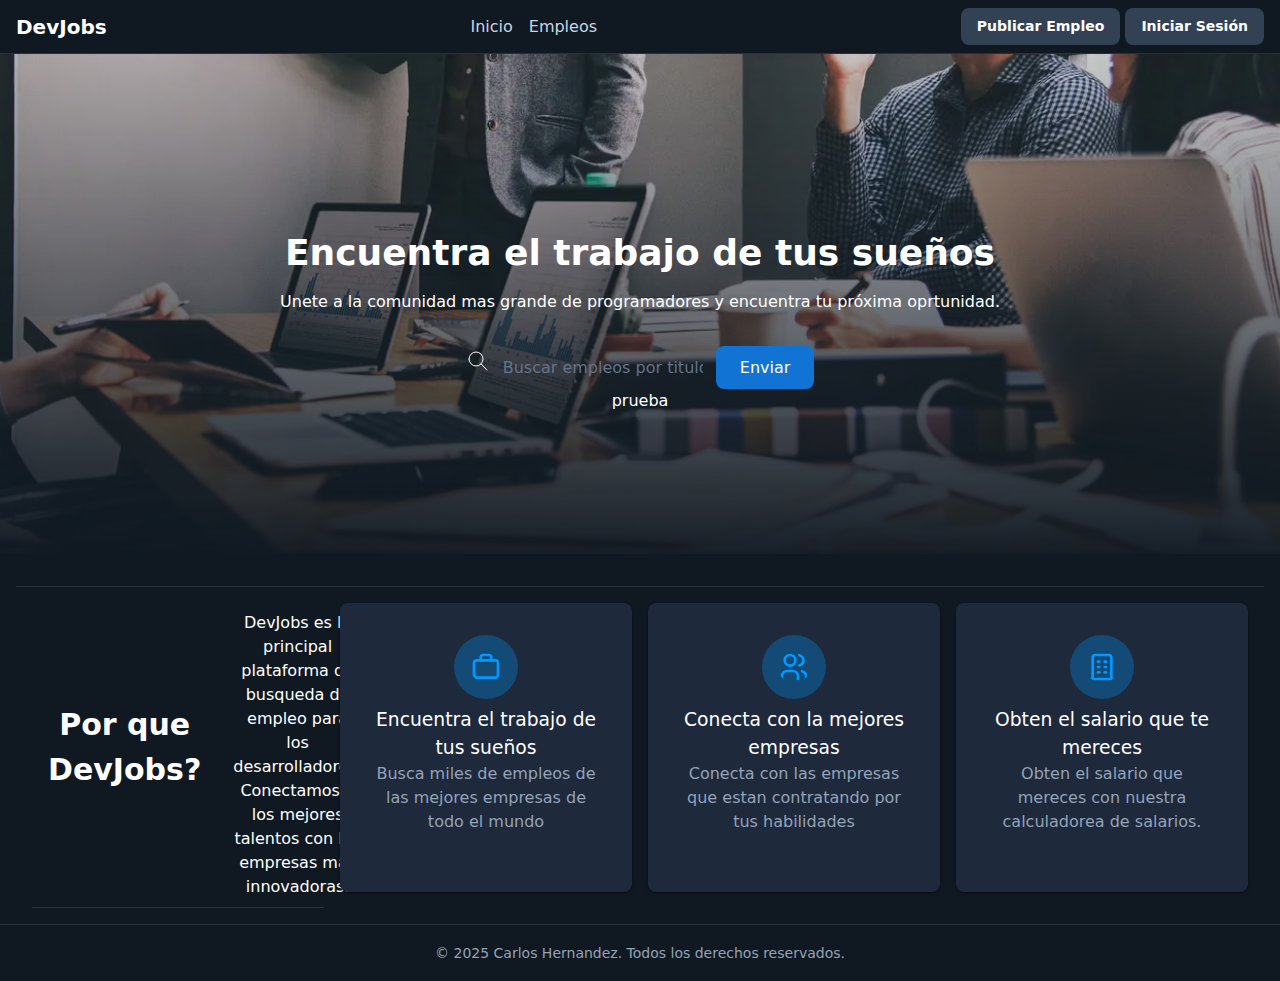
<file: index.html>
<!DOCTYPE html>
<html lang="es">

<head>
    <title>DevJobs - Inicio</title>
    <meta charset="UTF-8">
    <meta name="description" content="Encuentra las mejores ofertas de trabajo para desarrolladores en DevJobs">

    <link rel="stylesheet" href="./styles.css">
</head>

<body>
    <header>
        <h2>DevJobs</h2>
        <nav>
            <a href="">Inicio</a>
            <a href="">Empleos</a>
        </nav>
        <div>
            <a href="">Publicar Empleo</a>
            <a href="">Iniciar Sesión</a>
        </div>
    </header>

    <main>
        <section>
            <img src="./background.webp" alt="Background" width="600px">
            <h1>Encuentra el trabajo de tus sueños</h1>
            <p>Unete a la comunidad mas grande de programadores y encuentra tu próxima oprtunidad.</p>
            <form role="search">
                <svg xmlns="http://www.w3.org/2000/svg" 
            width="24" height="24" viewBox="0 0 24 24" 
            fill="none" 
            stroke="currentColor" 
            stroke-width="1" 
            stroke-linecap="round" 
            stroke-linejoin="round" 
            class="icon icon-tabler icons-tabler-outline icon-tabler-search">
            <path stroke="none" d="M0 0h24v24H0z" fill="none"/>
            <path d="M10 10m-7 0a7 7 0 1 0 14 0a7 7 0 1 0 -14 0" />
            <path d="M21 21l-6 -6" /></svg>
                <input type="text" placeholder="Buscar empleos por titulos, habilidad o empresa">
                <button type="submit">Enviar</button>
                <p>prueba</p>
            </form>
        </section>
        <section>
            <footer>
            <header>
                <h2>Por que DevJobs?</h2>
                <p>DevJobs es la principal plataforma de busqueda de empleo para los desarrolladores. Conectamos a los mejores talentos con las empresas mas innovadoras.</p>
            </header>

            <article>
                <svg xmlns="http://www.w3.org/2000/svg" width="24" height="24" viewBox="0 0 24 24" fill="none" stroke="currentColor" stroke-width="2" stroke-linecap="round" stroke-linejoin="round" class="icon icon-tabler icons-tabler-outline icon-tabler-briefcase-2"><path stroke="none" d="M0 0h24v24H0z" fill="none"/><path d="M3 9a2 2 0 0 1 2 -2h14a2 2 0 0 1 2 2v9a2 2 0 0 1 -2 2h-14a2 2 0 0 1 -2 -2v-9z" /><path d="M8 7v-2a2 2 0 0 1 2 -2h4a2 2 0 0 1 2 2v2" /></svg>
                <h3>Encuentra el trabajo de tus sueños</h3>
                <p>Busca miles de empleos de las mejores empresas de todo el mundo</p>
            </article>
            
            <article>
                <svg xmlns="http://www.w3.org/2000/svg" width="24" height="24" viewBox="0 0 24 24" fill="none" stroke="currentColor" stroke-width="2" stroke-linecap="round" stroke-linejoin="round" class="icon icon-tabler icons-tabler-outline icon-tabler-users"><path stroke="none" d="M0 0h24v24H0z" fill="none"/><path d="M9 7m-4 0a4 4 0 1 0 8 0a4 4 0 1 0 -8 0" /><path d="M3 21v-2a4 4 0 0 1 4 -4h4a4 4 0 0 1 4 4v2" /><path d="M16 3.13a4 4 0 0 1 0 7.75" /><path d="M21 21v-2a4 4 0 0 0 -3 -3.85" /></svg>
                <h3>Conecta con la mejores empresas</h3>
                <p>Conecta con las empresas que estan contratando por tus habilidades</p>
            </article>
            
            <article>
                <svg xmlns="http://www.w3.org/2000/svg" width="24" height="24" viewBox="0 0 24 24" fill="none" stroke="currentColor" stroke-width="2" stroke-linecap="round" stroke-linejoin="round" class="icon icon-tabler icons-tabler-outline icon-tabler-building"><path stroke="none" d="M0 0h24v24H0z" fill="none"/><path d="M3 21l18 0" /><path d="M9 8l1 0" /><path d="M9 12l1 0" /><path d="M9 16l1 0" /><path d="M14 8l1 0" /><path d="M14 12l1 0" /><path d="M14 16l1 0" /><path d="M5 21v-16a2 2 0 0 1 2 -2h10a2 2 0 0 1 2 2v16" /></svg>
                <h3>Obten el salario que te mereces</h3>
                <p>Obten el salario que mereces con nuestra calculadorea de salarios.</p>
            </article>
            </footer>
        </section>
    </main>
    
    <footer>
        <small>&copy; 2025 Carlos Hernandez. Todos los derechos reservados.</small>
    </footer>
</body>

</html>
</file>
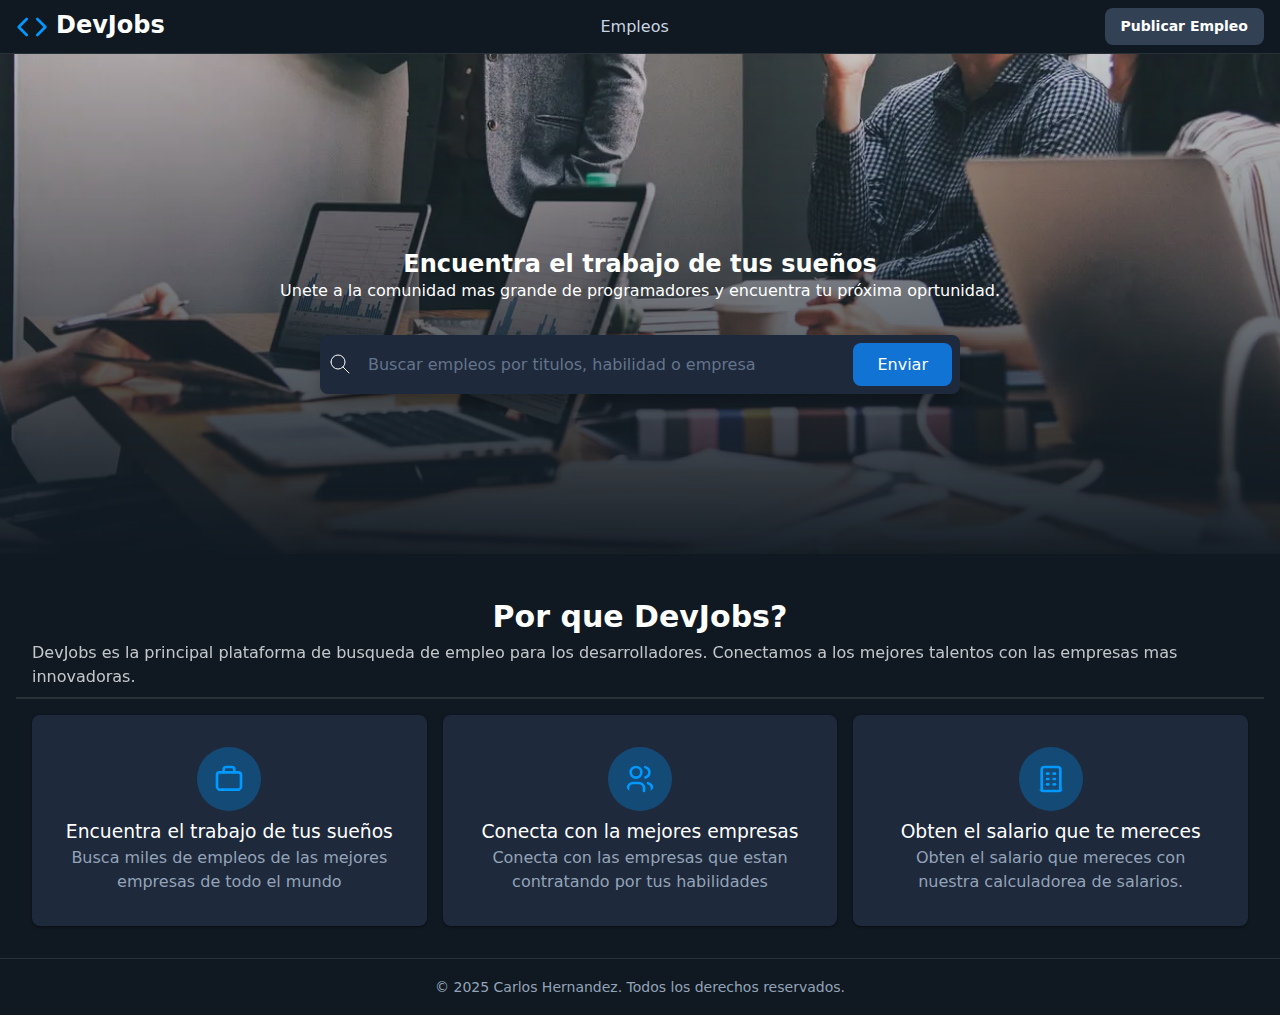
<file: 00-html-css/index.html>
<!DOCTYPE html>
<html lang="es">

<head>
    <title>DevJobs - Inicio</title>
    <meta charset="UTF-8">
    <meta name="description" content="Encuentra las mejores ofertas de trabajo para desarrolladores en DevJobs">

    <link rel="stylesheet" href="./styles.css">
</head>

<body>
    <header>
        <h1>
            <svg xmlns="http://www.w3.org/2000/svg" viewBox="0 0 24 24" fill="none" stroke="currentColor" stroke-width="2" stroke-linecap="round" stroke-linejoin="round">
            <polyline points="16 18 22 12 16 6"></polyline>
            <polyline points="8 6 2 12 8 18"></polyline>
            </svg>
            DevJobs
        </h1>
    
        <nav>
            <!-- <a href="https://www.instagram.com"
            target="_blank" esto abre en un pestaña nueva
            rel="noopener noreferrer" esto no darle acceso a la nueva pagina de donde vienes y para no pasar referencias y tampoco le dice que lo abra con tu pagina como padre
            >Instagram</a> -->
            <!-- <a href="">Inicio</a> -->
            <a href="empleos.html">Empleos</a>
        </nav>
        <div>
            <a href="">Publicar Empleo</a>
            <!-- <a href="">Iniciar Sesión</a> -->
        </div>
    </header>

    <main>
        <section>
            <img src="./background.webp" alt="Background" width="600px">
            <h1>Encuentra el trabajo de tus sueños</h1>
            <p>Unete a la comunidad mas grande de programadores y encuentra tu próxima oprtunidad.</p>
            
            <form role="search">
                <div>
                <svg xmlns="http://www.w3.org/2000/svg" 
            width="24" height="24" viewBox="0 0 24 24" 
            fill="none" 
            stroke="currentColor" 
            stroke-width="1" 
            stroke-linecap="round" 
            stroke-linejoin="round" 
            class="icon icon-tabler icons-tabler-outline icon-tabler-search">
            <path stroke="none" d="M0 0h24v24H0z" fill="none"/>
            <path d="M10 10m-7 0a7 7 0 1 0 14 0a7 7 0 1 0 -14 0" />
            <path d="M21 21l-6 -6" /></svg>
                <input type="text" placeholder="Buscar empleos por titulos, habilidad o empresa">
                <button type="submit">Enviar</button>
                </div>
            </form>
        </section>
        <section>
            
            <header>
                <h2>Por que DevJobs?</h2>
                <p>DevJobs es la principal plataforma de busqueda de empleo para los desarrolladores. Conectamos a los mejores talentos con las empresas mas innovadoras.</p>
            </header>

            <footer>
            <article>
                <svg xmlns="http://www.w3.org/2000/svg" width="24" height="24" viewBox="0 0 24 24" fill="none" stroke="currentColor" stroke-width="2" stroke-linecap="round" stroke-linejoin="round" class="icon icon-tabler icons-tabler-outline icon-tabler-briefcase-2"><path stroke="none" d="M0 0h24v24H0z" fill="none"/><path d="M3 9a2 2 0 0 1 2 -2h14a2 2 0 0 1 2 2v9a2 2 0 0 1 -2 2h-14a2 2 0 0 1 -2 -2v-9z" /><path d="M8 7v-2a2 2 0 0 1 2 -2h4a2 2 0 0 1 2 2v2" /></svg>
                <h3>Encuentra el trabajo de tus sueños</h3>
                <p>Busca miles de empleos de las mejores empresas de todo el mundo</p>
            </article>
            
            <article>
                <svg xmlns="http://www.w3.org/2000/svg" width="24" height="24" viewBox="0 0 24 24" fill="none" stroke="currentColor" stroke-width="2" stroke-linecap="round" stroke-linejoin="round" class="icon icon-tabler icons-tabler-outline icon-tabler-users"><path stroke="none" d="M0 0h24v24H0z" fill="none"/><path d="M9 7m-4 0a4 4 0 1 0 8 0a4 4 0 1 0 -8 0" /><path d="M3 21v-2a4 4 0 0 1 4 -4h4a4 4 0 0 1 4 4v2" /><path d="M16 3.13a4 4 0 0 1 0 7.75" /><path d="M21 21v-2a4 4 0 0 0 -3 -3.85" /></svg>
                <h3>Conecta con la mejores empresas</h3>
                <p>Conecta con las empresas que estan contratando por tus habilidades</p>
            </article>
            
            <article>
                <svg xmlns="http://www.w3.org/2000/svg" width="24" height="24" viewBox="0 0 24 24" fill="none" stroke="currentColor" stroke-width="2" stroke-linecap="round" stroke-linejoin="round" class="icon icon-tabler icons-tabler-outline icon-tabler-building"><path stroke="none" d="M0 0h24v24H0z" fill="none"/><path d="M3 21l18 0" /><path d="M9 8l1 0" /><path d="M9 12l1 0" /><path d="M9 16l1 0" /><path d="M14 8l1 0" /><path d="M14 12l1 0" /><path d="M14 16l1 0" /><path d="M5 21v-16a2 2 0 0 1 2 -2h10a2 2 0 0 1 2 2v16" /></svg>
                <h3>Obten el salario que te mereces</h3>
                <p>Obten el salario que mereces con nuestra calculadorea de salarios.</p>
            </article>
            </footer>
        </section>
    </main>
    
    <footer>
        <small>&copy; 2025 Carlos Hernandez. Todos los derechos reservados.</small>
    </footer>
</body>

</html>
</file>
<file: styles.css>
* {
  margin: 0;
  padding: 0;
  box-sizing: border-box;
}

:root {
  --primary: #1173d4;
  --primary-dark: @0a3d66;
  --primary-hover:#0d5ba8;
  --primary-light: #09f;
  --background: #101922;
  --text-primary: #ffffff;
  --text-secundary: #cbd5e1;
  --text-muted: #94a3b8;
  --border: rgba(255, 255, 255, 0.1);
  --card-bg: #1e293b;
  --shadow: rgba(0, 0, 0, 0.3);
  --input-bg: #1e293b;
  --hsla-example:hsla(210, 100%, 56%, 1);
}

@font-face {
  font-family: 'Inter Variable';
  font-style: normal;
  font-display: swap;
  font-weight: 100 900;
  src: url(https://cdn.jsdelivr.net/fontsource/fonts/inter:vf@latest/latin-wght-normal.woff2) format('woff2-variations');
  unicode-range: U+0000-00FF,U+0131,U+0152-0153,U+02BB-02BC,U+02C6,U+02DA,U+02DC,U+0304,U+0308,U+0329,U+2000-206F,U+20AC,U+2122,U+2191,U+2193,U+2212,U+2215,U+FEFF,U+FFFD;
}

body {
  font-family: system-ui, sans-serif;
  background-color: var(--background);
  color: var(--text-primary);
  min-height: 100vh;
  display: flex;
  flex-direction: column;
  line-height: 1.5;
}

/*titulos principales*/
h1 {
  font-size: 2.25rem;
  font-weight: 900;
  margin-bottom: 1rem;
  line-height: 1.2;
  text-wrap: balance;

  svg {
    width: 2rem;
    height: 2rem;
    color: var(--primary-light);
  }
}

h1 + p {
  text-wrap: balance;
  margin-bottom: 2rem;
}
/* h1 {
  color: var(--text-primary);
  background-color: var(--background);
} */

/*Header*/
header {
  border-bottom: 1px solid var(--border);
  background-color: var(--background);
  padding: .5rem 1rem;
  display: flex;
  align-items: center;
  justify-content: space-between;
  gap: 2rem;

  h2{
    font-size: 1.25rem;
    font-weight: 700;
    color: var(--text-primary);
  }
}

nav {
  align-items: center;
  gap: 1rem;
  display: flex;

  a{
    text-decoration: none;
    color: var(--text-secundary);
    transition: color 0.2s;
    font-weight: 500;

    &:hover, &:focus {
      color: var(--primary);
      outline: none;
    }
  }
}

/* Botones del Header */
header div a {
  padding: 0.5rem 1rem;
  border-radius: 0.5rem;
  background-color: #334155;
  color: var(--text-primary);
  display: inline-block;
  font-size: 0.875rem;
  font-weight: 700;
  text-decoration: none;
  /* TODO */
}

/* Hero */
main > section:nth-child(1) {
  height: 500px;
  text-align: center;
  display: flex;
  flex-direction: column;
  justify-content: center;
  align-items: center;

  h1 {
    padding-top: 36px;
  }

  & > img {
    position: absolute;
    width: 100%;
    height: 100%;
    object-fit: cover;
    z-index: -1;
    left: 0;
    right: 0;
    mask-image: linear-gradient(to bottom, rgba(16, 25, 34, 1) 5%, rgba(16, 25, 34, 0) 80%);
  }
}

/* Formulario de Búsqueda */
form {
  max-width: 42rem;
  width: 100%;
  margin: 0 auto;
  padding-inline: 1rem;
}

form > div {
  display: flex;
  align-items: center;
  background-color: var(--input-bg);
  border-radius: 0.5rem;
  box-shadow: 0 10px 15px -3px var(--shadow);
  padding: 0.5rem;
  gap: 0.5rem;
}

form span {
  padding-left: 0.75rem;
  color: var(--text-muted);
  display: flex;
  align-items: center;
  flex-shrink: 0;
}

form input[type="text"] {
  flex: 1;
  background: transparent;
  border: none;
  outline: none;
  color: var(--text-primary);
  padding: 0.75rem 0.5rem;
  font-size: 1rem;
  font-family: inherit;
}

form input[type="text"]::placeholder {
  color: #64748b;
}

button {
  padding: 0.75rem 1.5rem;
  border-radius: 0.5rem;
  background-color: var(--primary);
  color: white;
  font-weight: 400;
  border: none;
  cursor: pointer;
  transition: all 0.2s;
  font-family: inherit;
  font-size: 1rem;
  white-space: nowrap;

  &:hover, /* pseudo-clase que significa que el ratón está encima */
  &:focus { /* pseudo-clase que significa que el elemento tiene el foco */
    background-color: var(--primary-hover);
    outline: 2px solid white;
    outline-offset: 2px;
  }

  &:active { 
    transform: scale(0.90)
  }

  &:disabled {
    opacity: .5;
    pointer-events: none;
  }
}

/* Features Section */
main > section:nth-child(2) {
  padding-inline: 1rem;
  background-color: var(--background);
  padding-top: 2rem;

  & > header {
    gap: 2px;
    flex-direction: column;

    h2 {
      margin-bottom: 0;
    }

    p {
      opacity: .75;
    }
  }

  & > div {
    max-width: 1280px;
    margin: 0 auto;
  }
}

main > section:nth-child(2) h2 {
  font-size: 1.875rem;
  font-weight: 700;
  color: var(--text-primary);
  margin-bottom: 1rem;
}

main > section:nth-child(2) > div > div:first-child > p {
  font-size: 1.125rem;
  color: var(--text-muted);
  max-width: 42rem;
  margin: 0 auto;
}

/* Grid de Features */
main > section:nth-child(2) footer {
  display: grid;
  grid-template-columns: repeat(auto-fit, minmax(280px, 1fr));
  gap: 16px
}

/* Feature Cards */
/* article {
  background-color: var(--card-bg);
  padding: 2rem;
  margin-bottom: 16px;
  border-radius: 0.5rem;                   
  box-shadow: 0px 1px 3px 0 var(--shadow); 

  svg {
    color: var(--primary-light);          
    background: rgba(0, 153, 255, 0.3);  
    border-radius: 9999px;               
    width: 64px;                         
    height: 64px;                        
    padding: 16px;                       
  }

  h3 {
    font-weight: 500;
  }

  p {
    color: var(--text-muted);
  }
} */

/* Footer */
footer {
  background-color: var(--background);
  border-top: 1px solid var(--border);
  text-align: center;
  padding: 16px;

  small {
    color: var(--text-muted);
    font-size: 0.875rem;
  }
}

article {
  background-color: var(--card-bg);
  padding: 2rem;
  margin-bottom: 16px;
  border-radius: 0.5rem;
  box-shadow: 0px 1px 3px 0px rgba(0, 0, 0, 0.5);

  svg {
    color: var(--primary-light);
    background: rgba(0, 153, 255, .3);
    width: 64px;
    height: 64px;
    border-radius: 100%;
    padding: 16px;
  }

  p {
    color: var(--text-muted);
  }

  h3 {
    font-weight: 500;
  }
}
</file>
<file: 00-html-css/styles.css>
* {
  margin: 0;
  padding: 0;
  box-sizing: border-box;
}

:root {
  --primary: #1173d4;
  --primary-dark: @0a3d66;
  --primary-hover:#0d5ba8;
  --primary-light: #09f;
  --background: #101922;
  --text-primary: #ffffff;
  --text-secundary: #cbd5e1;
  --text-muted: #94a3b8;
  --border: rgba(255, 255, 255, 0.1);
  --card-bg: #1e293b;
  --shadow: rgba(0, 0, 0, 0.3);
  --input-bg: #1e293b;
  --hsla-example:hsla(210, 100%, 56%, 1);
}

@font-face {
  font-family: 'Inter Variable';
  font-style: normal;
  font-display: swap;
  font-weight: 100 900;
  src: url(https://cdn.jsdelivr.net/fontsource/fonts/inter:vf@latest/latin-wght-normal.woff2) format('woff2-variations');
  unicode-range: U+0000-00FF,U+0131,U+0152-0153,U+02BB-02BC,U+02C6,U+02DA,U+02DC,U+0304,U+0308,U+0329,U+2000-206F,U+20AC,U+2122,U+2191,U+2193,U+2212,U+2215,U+FEFF,U+FFFD;
}

body {
  font-family: system-ui, sans-serif;
  background-color: var(--background);
  color: var(--text-primary);
  min-height: 100vh;
  display: flex;
  flex-direction: column;
  line-height: 1.5;
}

/*titulos principales*/
h1 {
  font-size: 1.5rem;
  line-height: 1.2;
  text-wrap: balance;
  display: flex;
  text-align: center;
  gap: 0.5rem;

  svg {
    
    width: 2rem;
    height: 2rem;
    color: var(--primary-light);
  }
}

h1 + p {
  text-wrap: balance;
  margin-bottom: 2rem;
}
/* h1 {
  color: var(--text-primary);
  background-color: var(--background);
} */

/*Header*/
header {
  border-bottom: 1px solid var(--border);
  background-color: var(--background);
  padding: .5rem 1rem;
  display: flex;
  align-items: center;
  justify-content: space-between;
  gap: 2rem;

  h2{
    font-size: 1.25rem;
    font-weight: 700;
    color: var(--text-primary);
  }
}

nav {
  align-items: center;
  gap: 1rem;
  display: flex;

  a{
    text-decoration: none;
    color: var(--text-secundary);
    transition: color 0.2s;
    font-weight: 500;

    &:hover, &:focus {
      color: var(--primary);
      outline: none;
    }
  }
}

/* Botones del Header */
header div a {
  padding: 0.5rem 1rem;
  border-radius: 0.5rem;
  background-color: #334155;
  color: var(--text-primary);
  display: inline-block;
  font-size: 0.875rem;
  font-weight: 700;
  text-decoration: none;
  /* TODO */
}

/* Hero */
main > section:nth-child(1) {
  height: 500px;
  text-align: center;
  display: flex;
  flex-direction: column;
  justify-content: center;
  align-items: center;

  h1 {
    padding-top: 36px;
  }

  & > img {
    position: absolute;
    width: 100%;
    height: 100%;
    object-fit: cover;
    z-index: -1;
    left: 0;
    right: 0;
    mask-image: linear-gradient(to bottom, rgba(16, 25, 34, 1) 5%, rgba(16, 25, 34, 0) 80%);
  }
}

/* Formulario de Búsqueda */
form {
  max-width: 42rem;
  width: 100%;
  margin: 0 auto;
  padding-inline: 1rem;
}

form > div {
  display: flex;
  align-items: center;
  background-color: var(--input-bg);
  border-radius: 0.5rem;
  box-shadow: 0 10px 15px -3px var(--shadow);
  padding: 0.5rem;
  gap: 0.5rem;
}

form span {
  padding-left: 0.75rem;
  color: var(--text-muted);
  display: flex;
  align-items: center;
  flex-shrink: 0;
}

form input[type="text"] {
  flex: 1;
  background: transparent;
  border: none;
  outline: none;
  color: var(--text-primary);
  padding: 0.75rem 0.5rem;
  font-size: 1rem;
  font-family: inherit;
}

form input[type="text"]::placeholder {
  color: #64748b;
}

button {
  padding: 0.75rem 1.5rem;
  border-radius: 0.5rem;
  background-color: var(--primary);
  color: white;
  font-weight: 400;
  border: none;
  cursor: pointer;
  transition: all 0.2s;
  font-family: inherit;
  font-size: 1rem;
  white-space: nowrap;

  &:hover, /* pseudo-clase que significa que el ratón está encima */
  &:focus { /* pseudo-clase que significa que el elemento tiene el foco */
    background-color: var(--primary-hover);
    outline: 2px solid white;
    outline-offset: 2px;
  }

  &:active { 
    transform: scale(0.90)
  }

  &:disabled {
    opacity: .5;
    pointer-events: none;
  }
}

/* Features Section */
main > section:nth-child(2) {
  padding-inline: 1rem;
  background-color: var(--background);
  padding-top: 2rem;

  & > header {
    gap: 2px;
    flex-direction: column;

    h2 {
      margin-bottom: 0;
    }

    p {
      opacity: .75;
    }
  }

  & > div {
    max-width: 1280px;
    margin: 0 auto;
  }
}

main > section:nth-child(2) h2 {
  font-size: 1.875rem;
  font-weight: 700;
  color: var(--text-primary);
  margin-bottom: 1rem;
}

main > section:nth-child(2) > div > div:first-child > p {
  font-size: 1.125rem;
  color: var(--text-muted);
  max-width: 42rem;
  margin: 0 auto;
}

/* Grid de Features */
main > section:nth-child(2) footer {
  display: grid;
  grid-template-columns: repeat(auto-fit, minmax(280px, 1fr));
  gap: 16px;

}

/* Feature Cards */
/* article {
  background-color: var(--card-bg);
  padding: 2rem;
  margin-bottom: 16px;
  border-radius: 0.5rem;                   
  box-shadow: 0px 1px 3px 0 var(--shadow); 

  svg {
    color: var(--primary-light);          
    background: rgba(0, 153, 255, 0.3);  
    border-radius: 9999px;               
    width: 64px;                         
    height: 64px;                        
    padding: 16px;                       
  }

  h3 {
    font-weight: 500;
  }

  p {
    color: var(--text-muted);
  }
} */

/* Footer */
footer {
  background-color: var(--background);
  border-top: 1px solid var(--border);
  text-align: center;
  padding: 16px;

  small {
    color: var(--text-muted);
    font-size: 0.875rem;
  }
}

article {
  background-color: var(--card-bg);
  padding: 2rem;
  margin-bottom: 16px;
  border-radius: 0.5rem;
  box-shadow: 0px 1px 3px 0px rgba(0, 0, 0, 0.5);

  svg {
    color: var(--primary-light);
    background: rgba(0, 153, 255, .3);
    width: 64px;
    height: 64px;
    border-radius: 100%;
    padding: 16px;
  }

  p {
    color: var(--text-muted);
  }

  h3 {
    font-weight: 500;
  }
}
</file>
